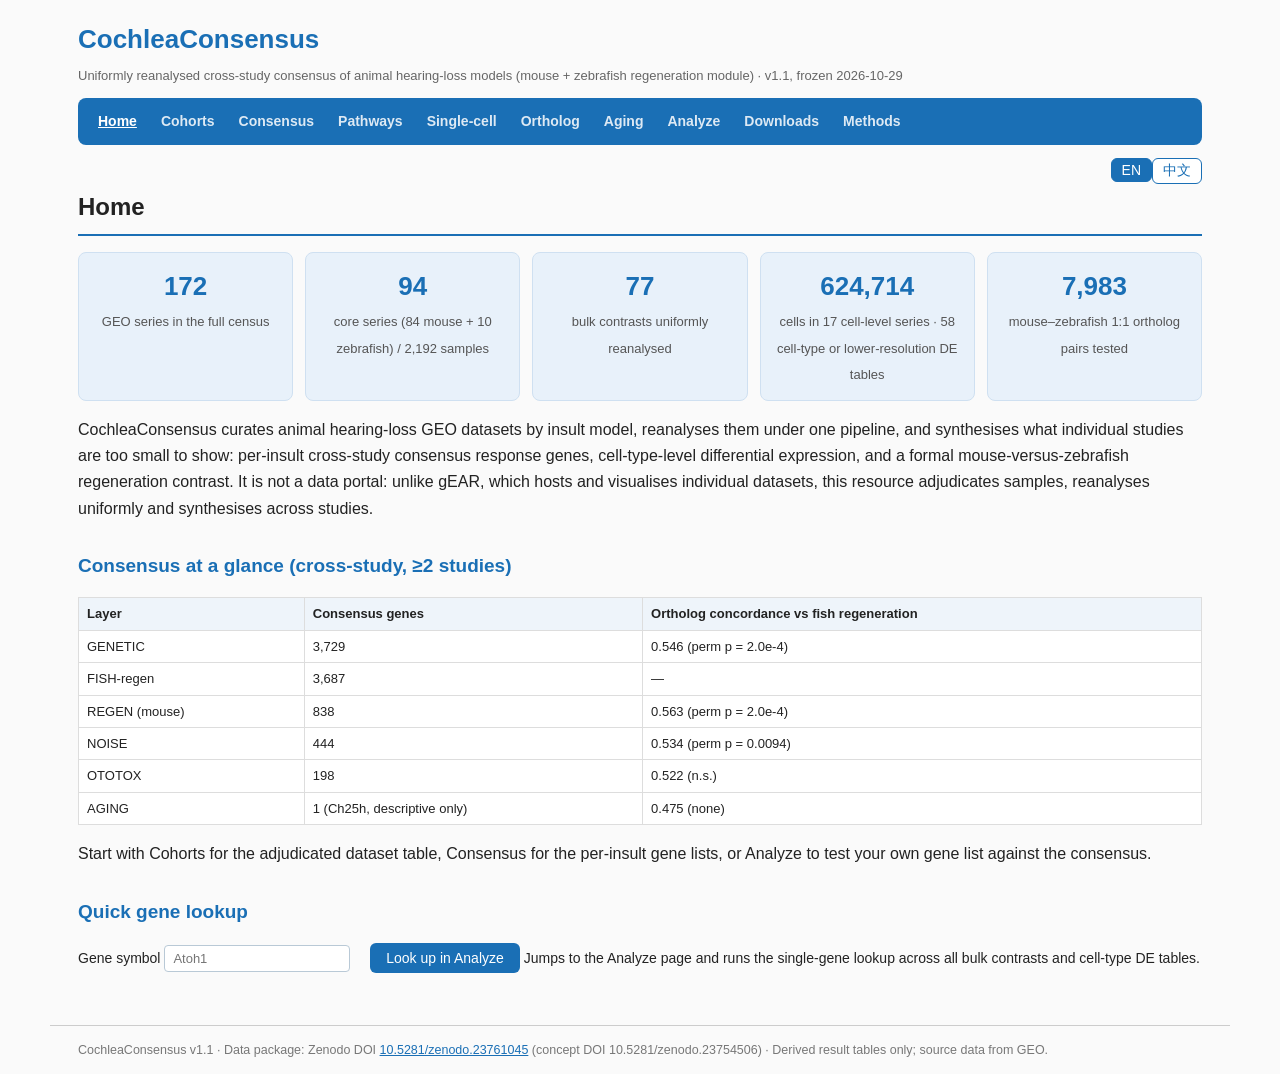
<file: index.html>
<!DOCTYPE html>
<html lang="en"><head><meta charset="utf-8">
<meta name="viewport" content="width=device-width, initial-scale=1">
<title>Home · CochleaConsensus</title>
<link rel="stylesheet" href="assets/style.css?v=20261029c"></head>
<body data-page="index.html">
<header><div class="brand">CochleaConsensus</div>
<div class="tag" data-en="Uniformly reanalysed cross-study consensus of animal hearing-loss models (mouse + zebrafish regeneration module) · v1.1, frozen 2026-10-29"
data-zh="动物听力损失模型（小鼠 + 斑马鱼再生模块）统一重分析跨研究共识资源 · v1.1，冻结于 2026-10-29"></div>
<nav><a href="index.html" class="on">Home</a><a href="cohorts.html" class="">Cohorts</a><a href="consensus.html" class="">Consensus</a><a href="pathways.html" class="">Pathways</a><a href="singlecell.html" class="">Single-cell</a><a href="ortholog.html" class="">Ortholog</a><a href="aging.html" class="">Aging</a><a href="analyze.html" class="">Analyze</a><a href="downloads.html" class="">Downloads</a><a href="methods.html" class="">Methods</a></nav>
<div class="lang"><button id="btn-en" class="on">EN</button><button id="btn-zh">中文</button></div>
</header><main>
<h1 data-en="Home" data-zh="首页"></h1>

<div class="cards">
<div class="card"><b>172</b><span data-en="GEO series in the full census" data-zh="全集普查 GEO 系列"></span></div>
<div class="card"><b>94</b><span data-en="core series (84 mouse + 10 zebrafish) / 2,192 samples" data-zh="核心系列（鼠 84 + 鱼 10）/ 2,192 样本"></span></div>
<div class="card"><b>77</b><span data-en="bulk contrasts uniformly reanalysed" data-zh="bulk 对比统一重分析成功"></span></div>
<div class="card"><b>624,714</b><span data-en="cells in 17 cell-level series · 58 cell-type or lower-resolution DE tables" data-zh="17 个细胞级系列的细胞数 · 58 张细胞类型或更低分辨率 DE 表"></span></div>
<div class="card"><b>7,983</b><span data-en="mouse–zebrafish 1:1 ortholog pairs tested" data-zh="鼠↔鱼 1:1 同源对正式检验"></span></div>
</div>
<p data-en="CochleaConsensus curates animal hearing-loss GEO datasets by insult model, reanalyses them under one pipeline, and synthesises what individual studies are too small to show: per-insult cross-study consensus response genes, cell-type-level differential expression, and a formal mouse-versus-zebrafish regeneration contrast. It is not a data portal: unlike gEAR, which hosts and visualises individual datasets, this resource adjudicates samples, reanalyses uniformly and synthesises across studies."
data-zh="CochleaConsensus 按损伤模型策展动物听力损失 GEO 数据集、用同一管线统一重分析，并合成单个研究样本量太小看不见的东西：逐损伤层的跨研究共识响应基因、细胞型水平差异表达、以及鼠↔斑马鱼再生的正式对比。它不是数据门户：gEAR 管托管与单集可视化，本资源管样本裁定、统一重分析与跨研究合成。"></p>
<h2 data-en="Consensus at a glance (cross-study, ≥2 studies)" data-zh="共识一览（跨研究口径，≥2 个研究）"></h2>
<table class="t"><thead><tr><th data-en="Layer" data-zh="层"></th><th data-en="Consensus genes" data-zh="共识基因"></th><th data-en="Ortholog concordance vs fish regeneration" data-zh="与鱼再生的同源同向率"></th></tr></thead>
<tbody>
<tr><td>GENETIC</td><td>3,729</td><td>0.546 (perm p = 2.0e-4)</td></tr>
<tr><td>FISH-regen</td><td>3,687</td><td>—</td></tr>
<tr><td>REGEN (mouse)</td><td>838</td><td>0.563 (perm p = 2.0e-4)</td></tr>
<tr><td>NOISE</td><td>444</td><td>0.534 (perm p = 0.0094)</td></tr>
<tr><td>OTOTOX</td><td>198</td><td>0.522 (n.s.)</td></tr>
<tr><td>AGING</td><td>1 (Ch25h, descriptive only)</td><td>0.475 (none)</td></tr>
</tbody></table>
<p data-en="Start with Cohorts for the adjudicated dataset table, Consensus for the per-insult gene lists, or Analyze to test your own gene list against the consensus."
data-zh="从 Cohorts 看裁定后的数据集表，从 Consensus 看逐层共识名单，或用 Analyze 把你自己的基因列表与共识对照。"></p>
<h2 data-en="Quick gene lookup" data-zh="快速基因查询"></h2>
<form id="home-gene-form" class="filters">
<label><span data-en="Gene symbol" data-zh="基因符号"></span>
<input id="home-gene" type="text" placeholder="Atoh1"></label>
<button type="submit" data-en="Look up in Analyze" data-zh="去 Analyze 查询"></button>
<span data-en="Jumps to the Analyze page and runs the single-gene lookup across all bulk contrasts and cell-type DE tables."
data-zh="跳转到 Analyze 页并自动运行该基因在全部 bulk 对比与细胞型 DE 表中的单基因查询。"></span>
</form>

</main>
<footer><span data-en="CochleaConsensus v1.1 · Data package: Zenodo DOI" data-zh="CochleaConsensus v1.1 · 数据包：Zenodo DOI"></span>
<a href="https://doi.org/10.5281/zenodo.23761045">10.5281/zenodo.23761045</a> (concept DOI 10.5281/zenodo.23754506) ·
<span data-en="Derived result tables only; source data from GEO." data-zh="仅分发派生结果表；原始数据来自 GEO。"></span></footer>
<script src="assets/app.js?v=20261029c"></script></body></html>
</file>
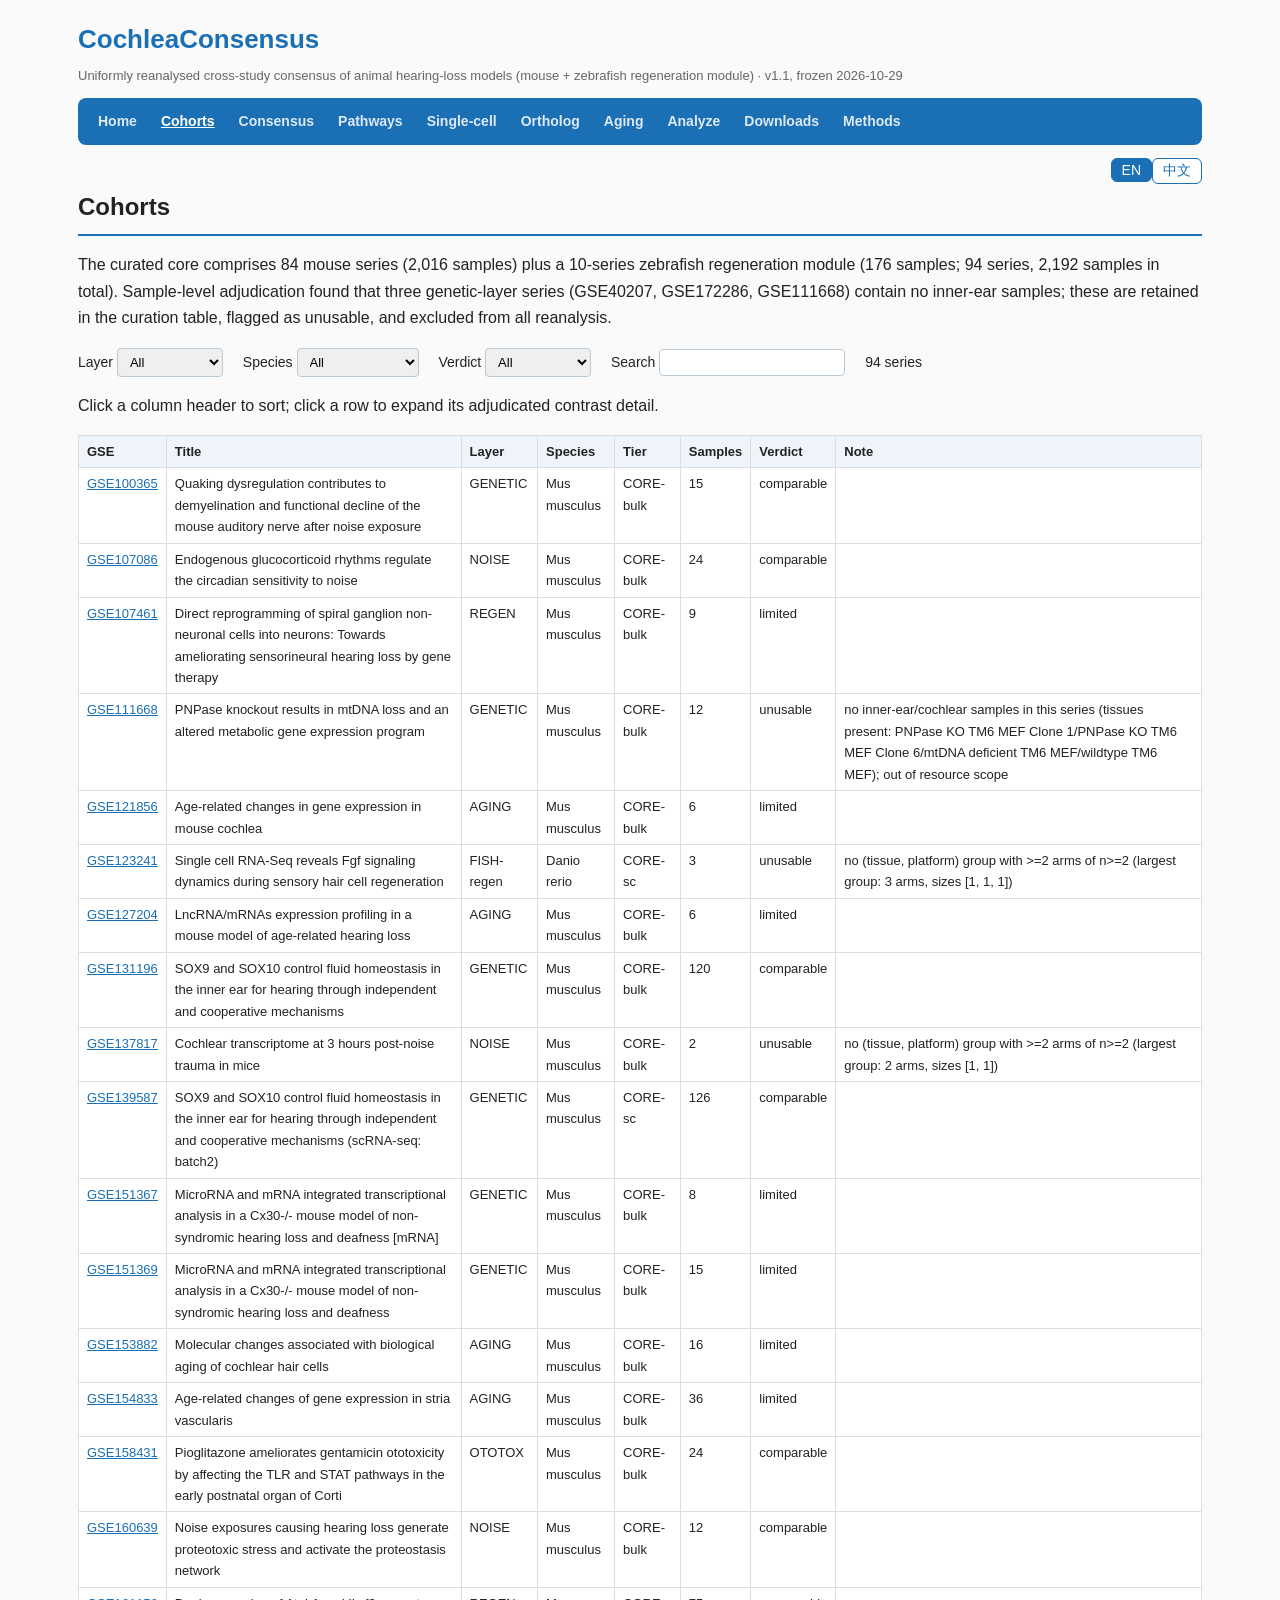
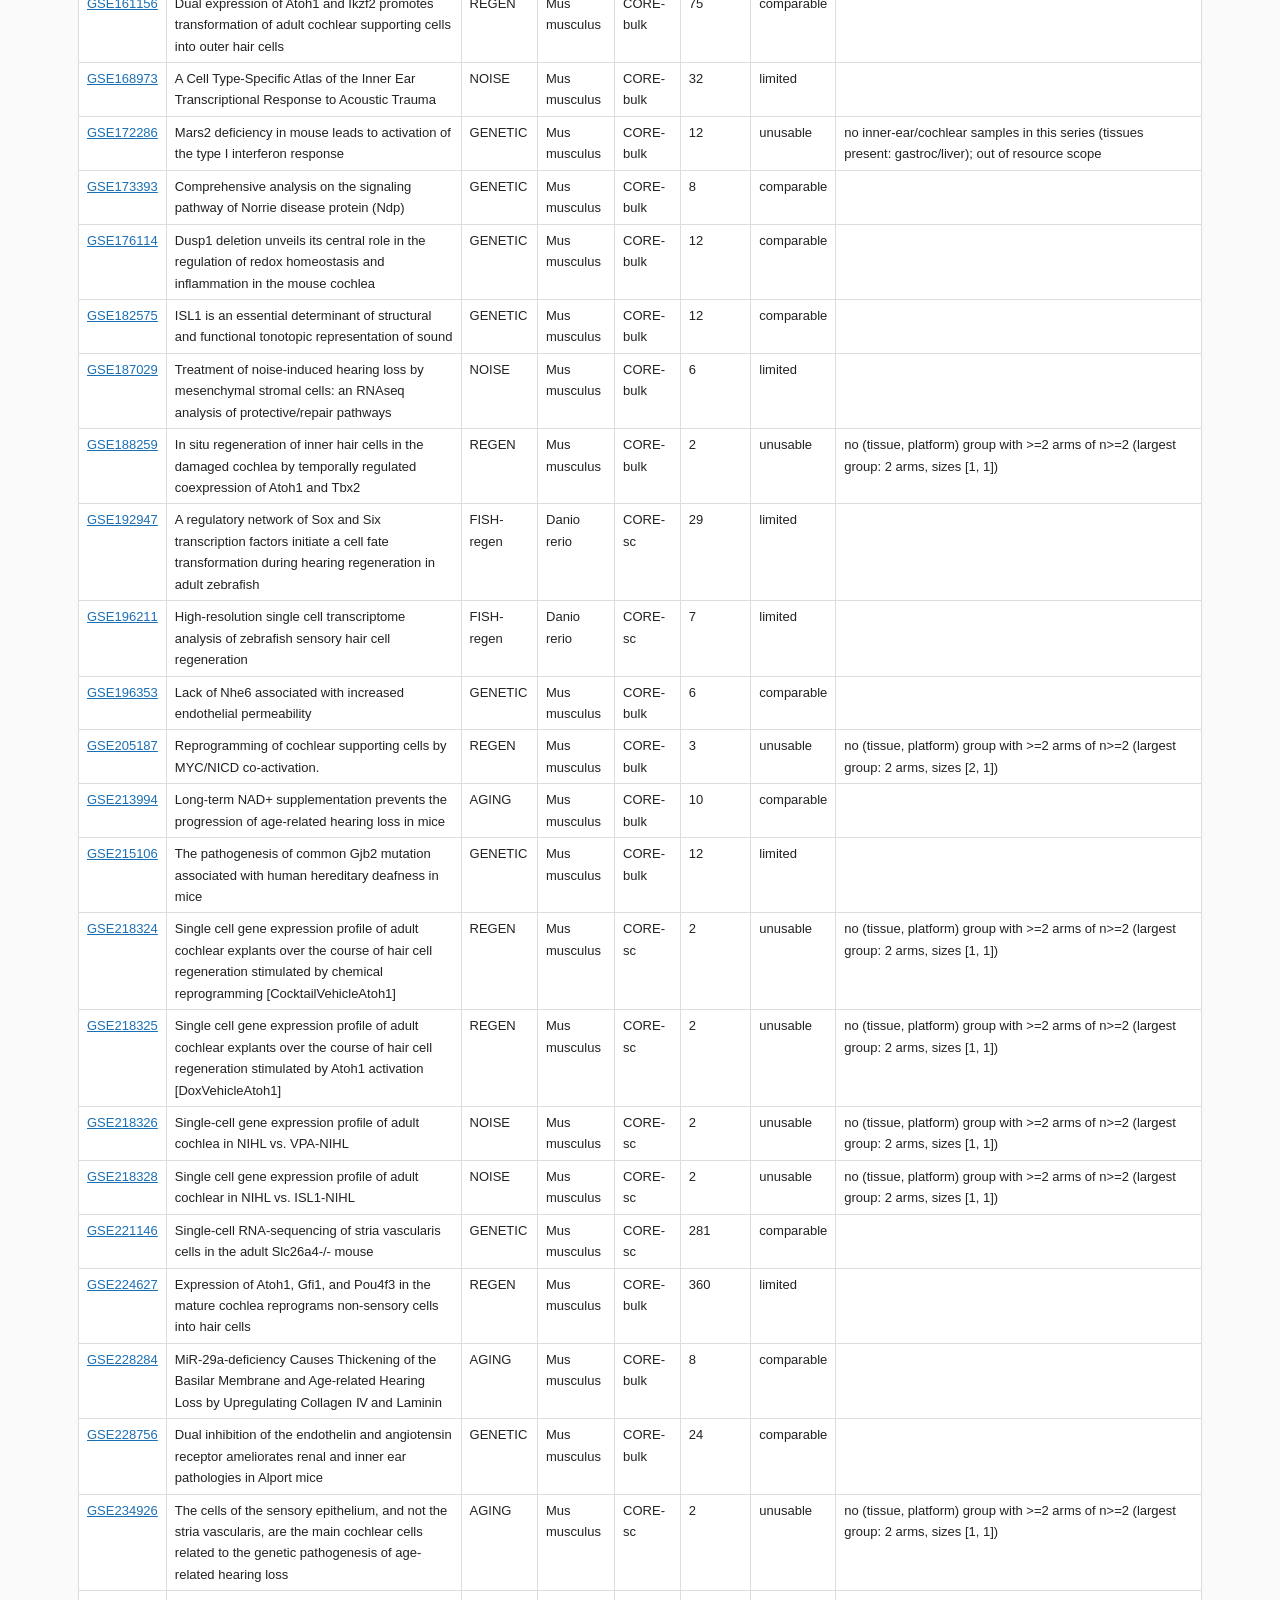
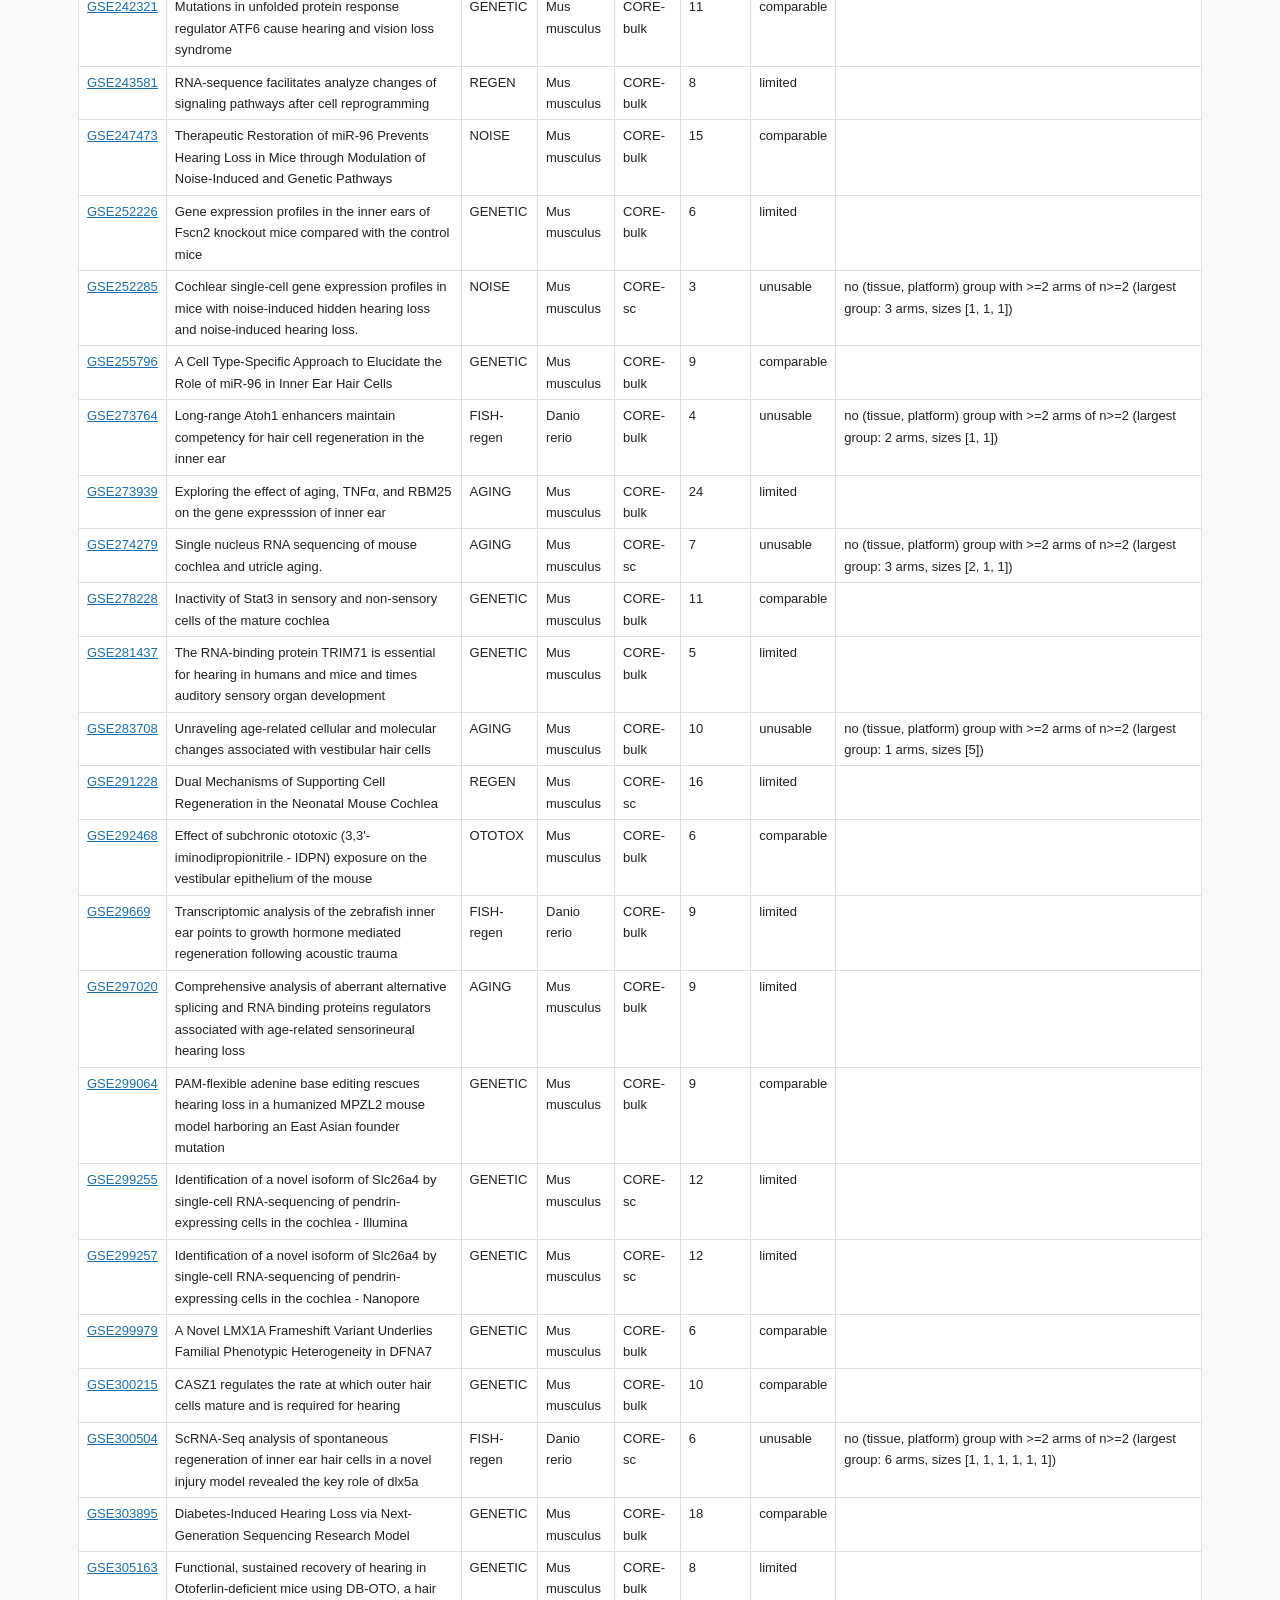
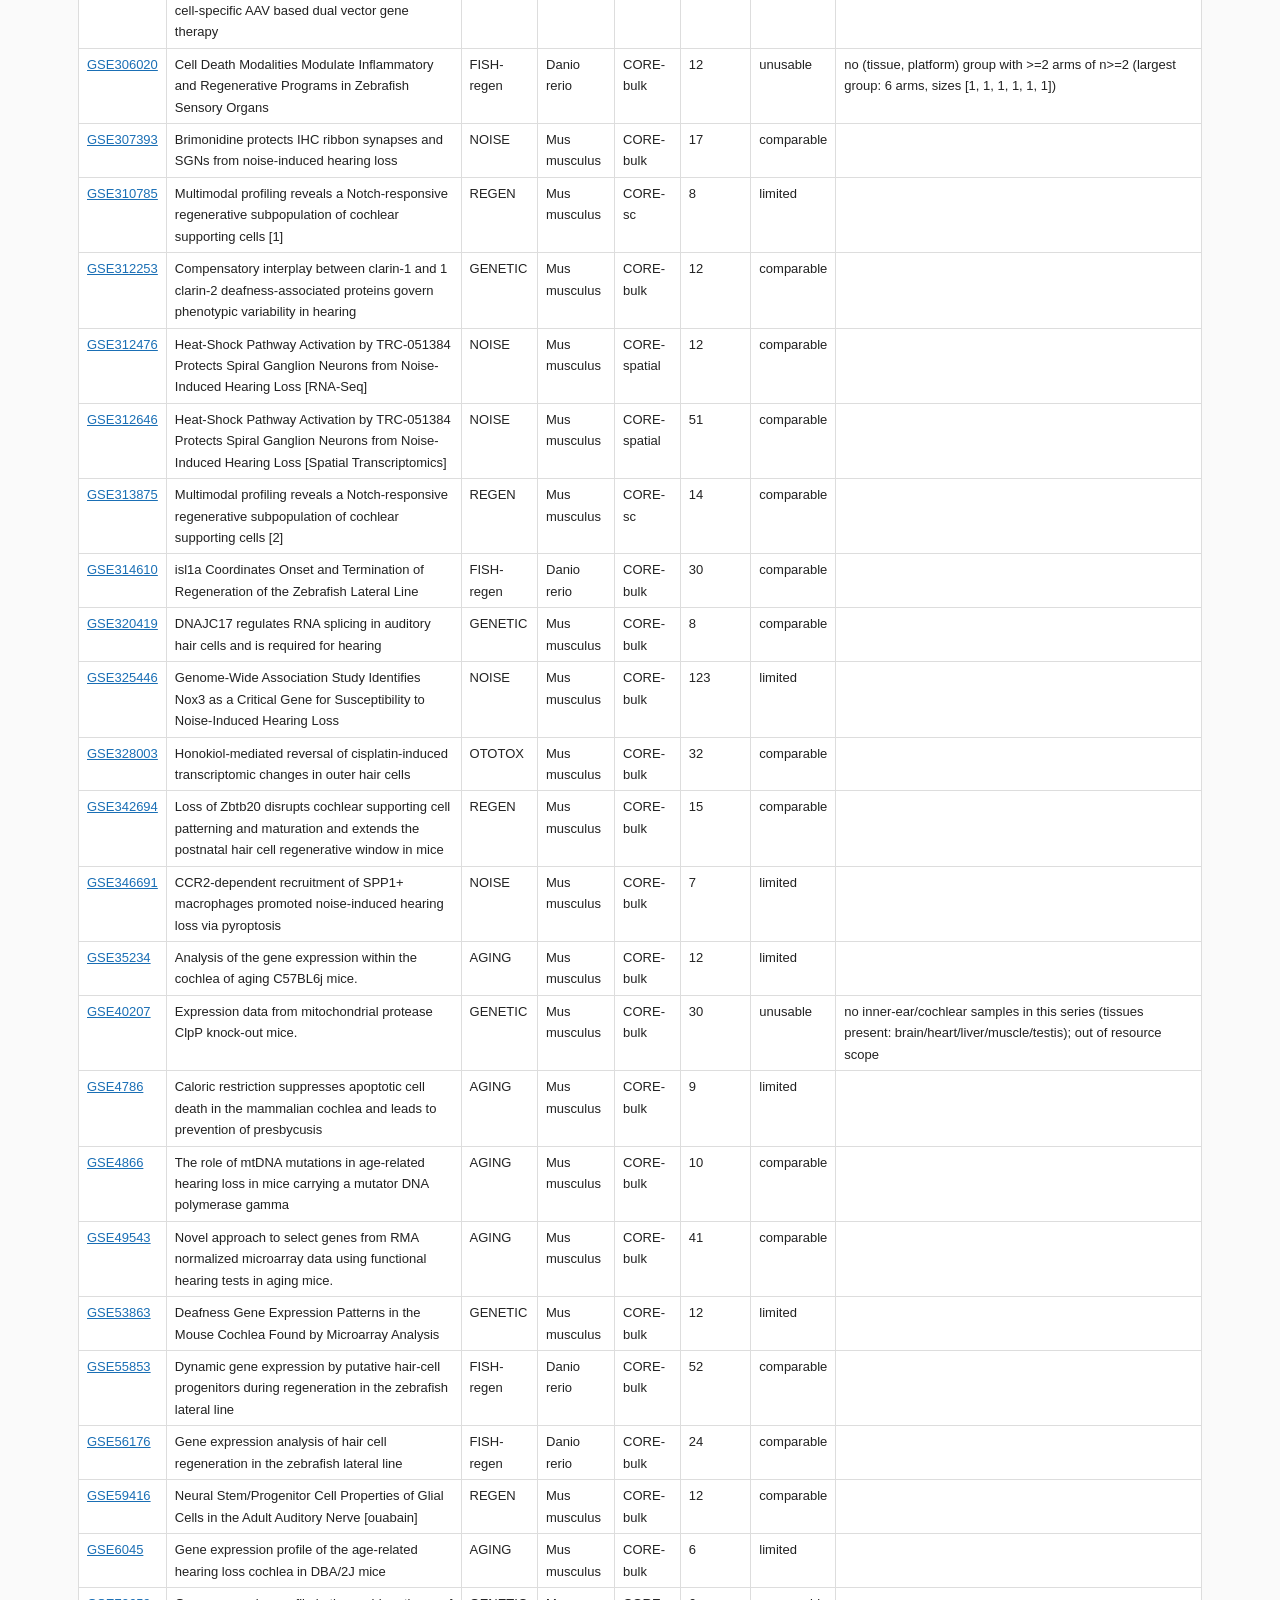
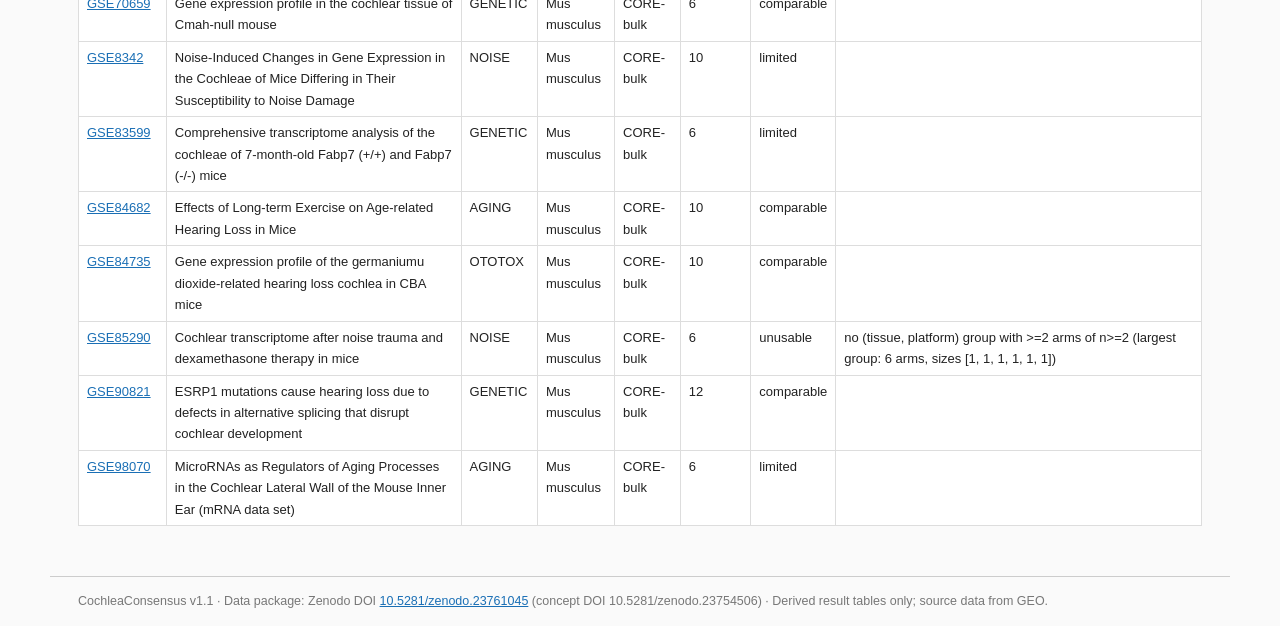
<file: cohorts.html>
<!DOCTYPE html>
<html lang="en"><head><meta charset="utf-8">
<meta name="viewport" content="width=device-width, initial-scale=1">
<title>Cohorts · CochleaConsensus</title>
<link rel="stylesheet" href="assets/style.css?v=20261029c"></head>
<body data-page="cohorts.html">
<header><div class="brand">CochleaConsensus</div>
<div class="tag" data-en="Uniformly reanalysed cross-study consensus of animal hearing-loss models (mouse + zebrafish regeneration module) · v1.1, frozen 2026-10-29"
data-zh="动物听力损失模型（小鼠 + 斑马鱼再生模块）统一重分析跨研究共识资源 · v1.1，冻结于 2026-10-29"></div>
<nav><a href="index.html" class="">Home</a><a href="cohorts.html" class="on">Cohorts</a><a href="consensus.html" class="">Consensus</a><a href="pathways.html" class="">Pathways</a><a href="singlecell.html" class="">Single-cell</a><a href="ortholog.html" class="">Ortholog</a><a href="aging.html" class="">Aging</a><a href="analyze.html" class="">Analyze</a><a href="downloads.html" class="">Downloads</a><a href="methods.html" class="">Methods</a></nav>
<div class="lang"><button id="btn-en" class="on">EN</button><button id="btn-zh">中文</button></div>
</header><main>
<h1 data-en="Cohorts" data-zh="队列策展表"></h1>

<p data-en="The curated core comprises 84 mouse series (2,016 samples) plus a 10-series zebrafish regeneration module (176 samples; 94 series, 2,192 samples in total). Sample-level adjudication found that three genetic-layer series (GSE40207, GSE172286, GSE111668) contain no inner-ear samples; these are retained in the curation table, flagged as unusable, and excluded from all reanalysis."
data-zh="核心策展集为小鼠 84 个系列 / 2,016 个样本，另有斑马鱼再生模块 10 系列 / 176 样本，核心合计 94 系列 / 2,192 样本。样本级核验发现其中 3 个遗传层系列（GSE40207、GSE172286、GSE111668）实际不含内耳样本，已裁定不可用，保留在策展表中点名标注、不进入任何重分析。"></p>
<div class="filters">
<label>Layer <select id="f-layer"><option value="">All</option></select></label>
<label><span data-en="Species" data-zh="物种"></span> <select id="f-species"><option value="">All</option></select></label>
<label>Verdict <select id="f-verdict"><option value="">All</option></select></label>
<label><span data-en="Search" data-zh="搜索"></span> <input id="f-q" type="text"></label>
<span id="f-count"></span></div>
<p data-en="Click a column header to sort; click a row to expand its adjudicated contrast detail."
data-zh="点击表头排序；点击任意一行展开该系列的裁定对比明细。"></p>
<table class="t" id="cohort-table"></table>

</main>
<footer><span data-en="CochleaConsensus v1.1 · Data package: Zenodo DOI" data-zh="CochleaConsensus v1.1 · 数据包：Zenodo DOI"></span>
<a href="https://doi.org/10.5281/zenodo.23761045">10.5281/zenodo.23761045</a> (concept DOI 10.5281/zenodo.23754506) ·
<span data-en="Derived result tables only; source data from GEO." data-zh="仅分发派生结果表；原始数据来自 GEO。"></span></footer>
<script src="assets/app.js?v=20261029c"></script></body></html>
</file>
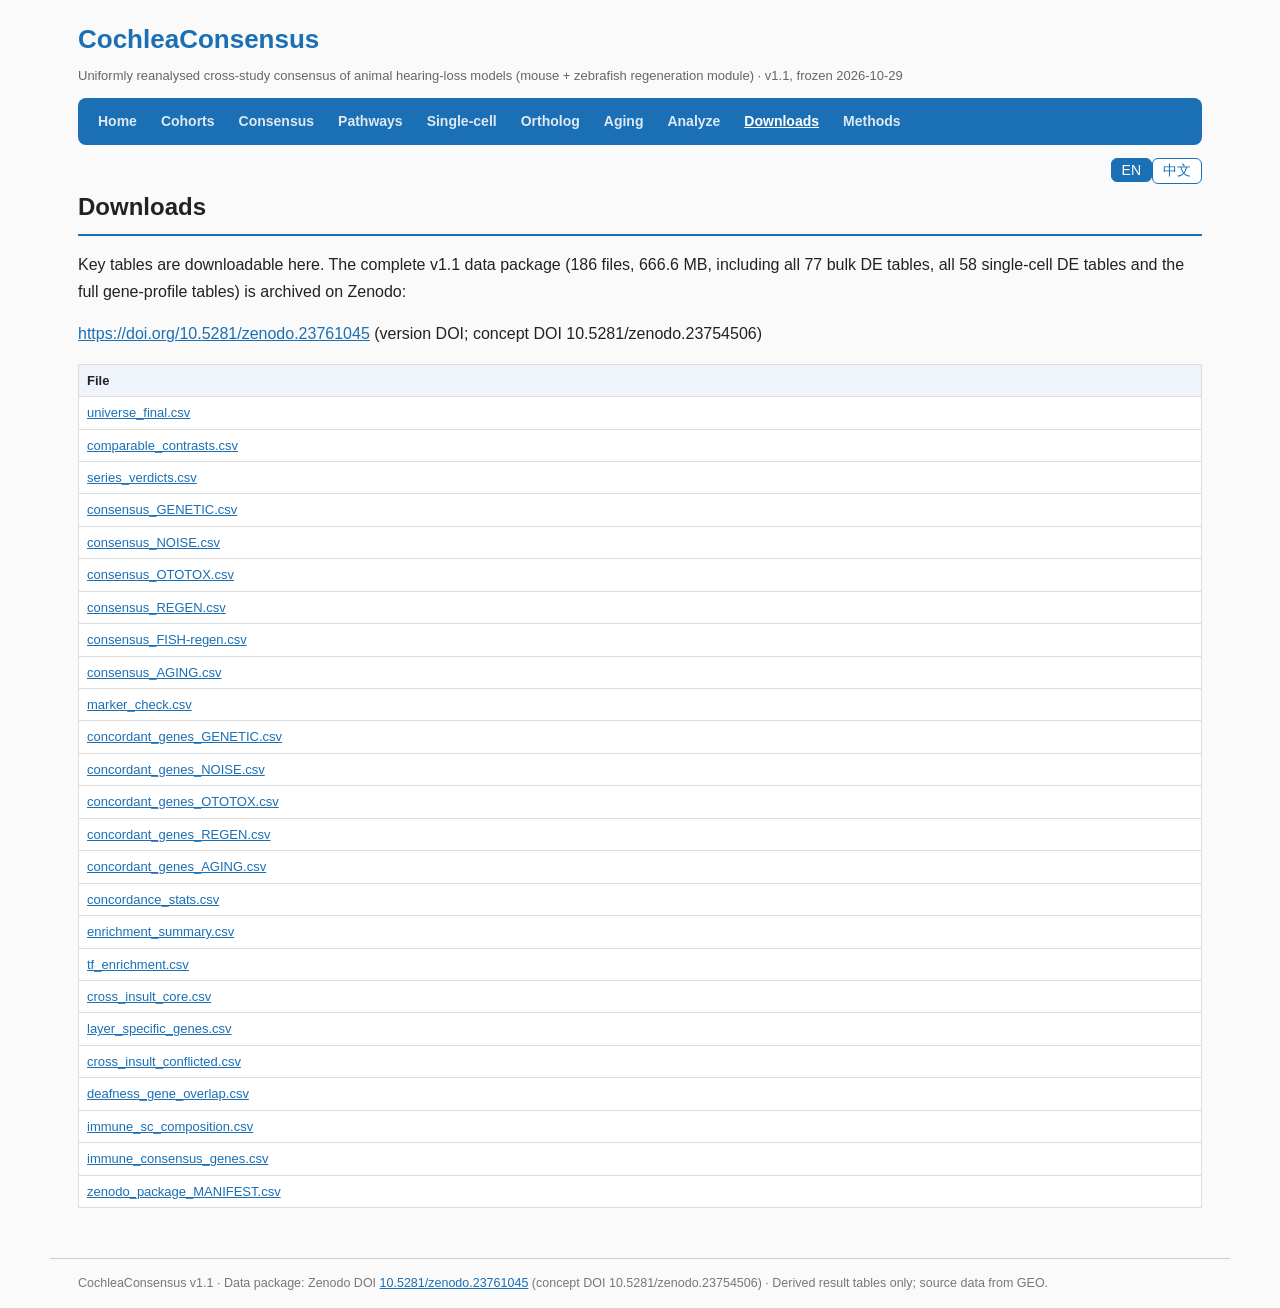
<file: downloads.html>
<!DOCTYPE html>
<html lang="en"><head><meta charset="utf-8">
<meta name="viewport" content="width=device-width, initial-scale=1">
<title>Downloads · CochleaConsensus</title>
<link rel="stylesheet" href="assets/style.css?v=20261029c"></head>
<body data-page="downloads.html">
<header><div class="brand">CochleaConsensus</div>
<div class="tag" data-en="Uniformly reanalysed cross-study consensus of animal hearing-loss models (mouse + zebrafish regeneration module) · v1.1, frozen 2026-10-29"
data-zh="动物听力损失模型（小鼠 + 斑马鱼再生模块）统一重分析跨研究共识资源 · v1.1，冻结于 2026-10-29"></div>
<nav><a href="index.html" class="">Home</a><a href="cohorts.html" class="">Cohorts</a><a href="consensus.html" class="">Consensus</a><a href="pathways.html" class="">Pathways</a><a href="singlecell.html" class="">Single-cell</a><a href="ortholog.html" class="">Ortholog</a><a href="aging.html" class="">Aging</a><a href="analyze.html" class="">Analyze</a><a href="downloads.html" class="on">Downloads</a><a href="methods.html" class="">Methods</a></nav>
<div class="lang"><button id="btn-en" class="on">EN</button><button id="btn-zh">中文</button></div>
</header><main>
<h1 data-en="Downloads" data-zh="下载"></h1>

<p data-en="Key tables are downloadable here. The complete v1.1 data package (186 files, 666.6 MB, including all 77 bulk DE tables, all 58 single-cell DE tables and the full gene-profile tables) is archived on Zenodo:"
data-zh="关键表可在此下载。完整 v1.1 数据包（186 个文件、666.6 MB，含全部 77 张 bulk DE 表、58 张单细胞 DE 表与完整单基因档案表）存档于 Zenodo："></p>
<p><a href="https://doi.org/10.5281/zenodo.23761045">https://doi.org/10.5281/zenodo.23761045</a> (version DOI; concept DOI 10.5281/zenodo.23754506)</p>
<table class="t" id="dl-table"></table>

</main>
<footer><span data-en="CochleaConsensus v1.1 · Data package: Zenodo DOI" data-zh="CochleaConsensus v1.1 · 数据包：Zenodo DOI"></span>
<a href="https://doi.org/10.5281/zenodo.23761045">10.5281/zenodo.23761045</a> (concept DOI 10.5281/zenodo.23754506) ·
<span data-en="Derived result tables only; source data from GEO." data-zh="仅分发派生结果表；原始数据来自 GEO。"></span></footer>
<script src="assets/app.js?v=20261029c"></script></body></html>
</file>
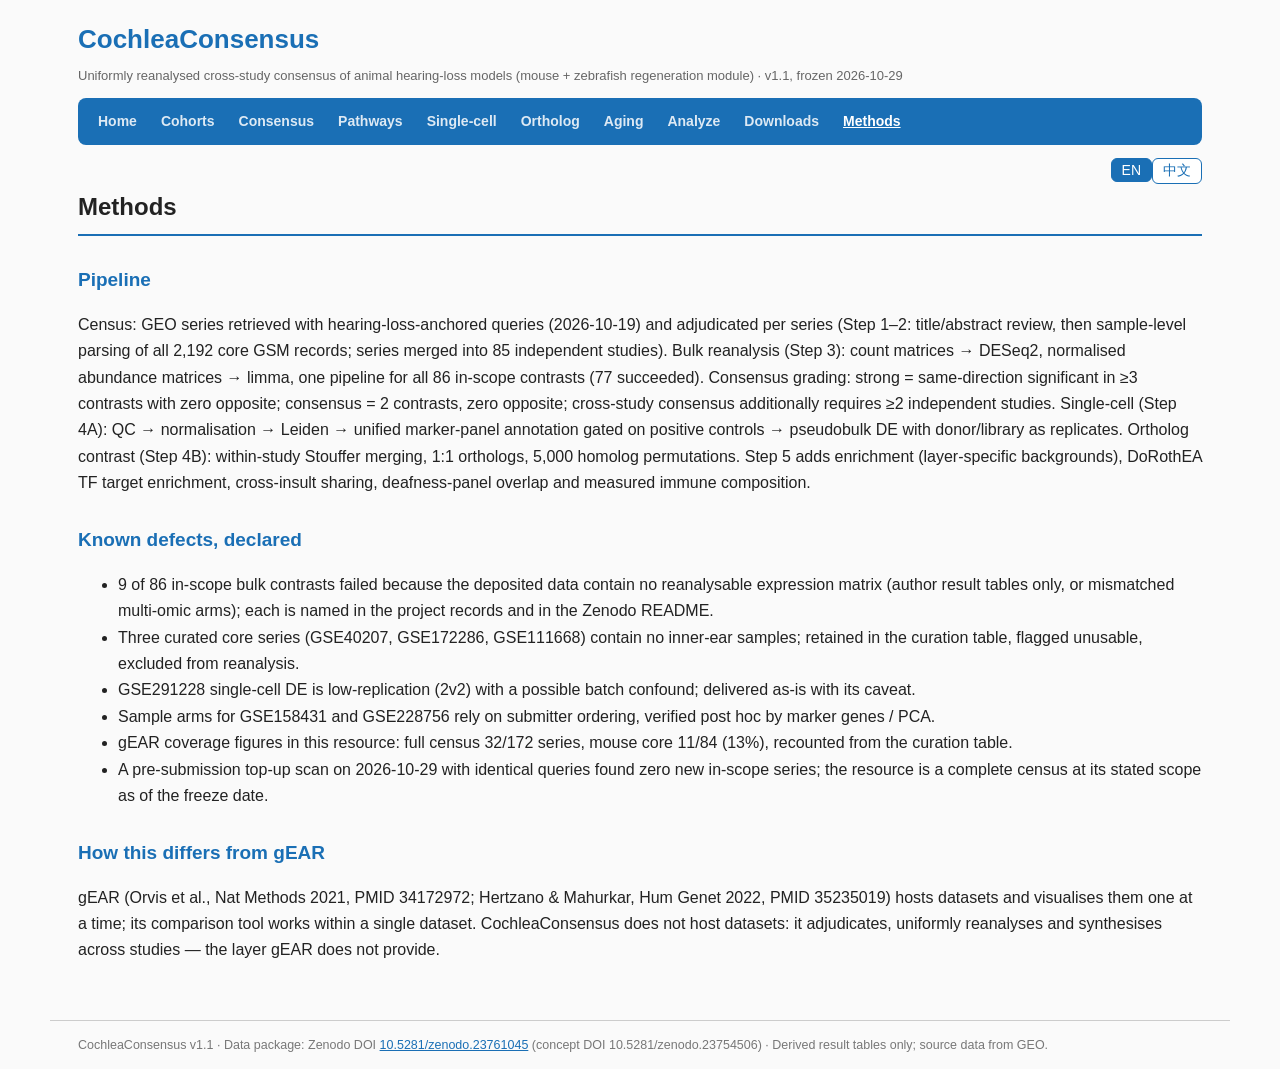
<file: methods.html>
<!DOCTYPE html>
<html lang="en"><head><meta charset="utf-8">
<meta name="viewport" content="width=device-width, initial-scale=1">
<title>Methods · CochleaConsensus</title>
<link rel="stylesheet" href="assets/style.css?v=20261029c"></head>
<body data-page="methods.html">
<header><div class="brand">CochleaConsensus</div>
<div class="tag" data-en="Uniformly reanalysed cross-study consensus of animal hearing-loss models (mouse + zebrafish regeneration module) · v1.1, frozen 2026-10-29"
data-zh="动物听力损失模型（小鼠 + 斑马鱼再生模块）统一重分析跨研究共识资源 · v1.1，冻结于 2026-10-29"></div>
<nav><a href="index.html" class="">Home</a><a href="cohorts.html" class="">Cohorts</a><a href="consensus.html" class="">Consensus</a><a href="pathways.html" class="">Pathways</a><a href="singlecell.html" class="">Single-cell</a><a href="ortholog.html" class="">Ortholog</a><a href="aging.html" class="">Aging</a><a href="analyze.html" class="">Analyze</a><a href="downloads.html" class="">Downloads</a><a href="methods.html" class="on">Methods</a></nav>
<div class="lang"><button id="btn-en" class="on">EN</button><button id="btn-zh">中文</button></div>
</header><main>
<h1 data-en="Methods" data-zh="方法与缺陷备案"></h1>

<h2 data-en="Pipeline" data-zh="管线"></h2>
<p data-en="Census: GEO series retrieved with hearing-loss-anchored queries (2026-10-19) and adjudicated per series (Step 1–2: title/abstract review, then sample-level parsing of all 2,192 core GSM records; series merged into 85 independent studies). Bulk reanalysis (Step 3): count matrices → DESeq2, normalised abundance matrices → limma, one pipeline for all 86 in-scope contrasts (77 succeeded). Consensus grading: strong = same-direction significant in ≥3 contrasts with zero opposite; consensus = 2 contrasts, zero opposite; cross-study consensus additionally requires ≥2 independent studies. Single-cell (Step 4A): QC → normalisation → Leiden → unified marker-panel annotation gated on positive controls → pseudobulk DE with donor/library as replicates. Ortholog contrast (Step 4B): within-study Stouffer merging, 1:1 orthologs, 5,000 homolog permutations. Step 5 adds enrichment (layer-specific backgrounds), DoRothEA TF target enrichment, cross-insult sharing, deafness-panel overlap and measured immune composition."
data-zh="普查：以听力损失锚定检索式取 GEO 系列（2026-10-19）并逐系列裁定（Step 1–2：标题/摘要复核后对全部 2,192 个核心 GSM 做样本级解析；系列合并为 85 个独立研究）。Bulk 重分析（Step 3）：计数矩阵走 DESeq2、归一化丰度矩阵走 limma，86 个在范对比同一管线（77 成功）。共识分级：strong = ≥3 对比同向显著且零反向；consensus = 2 对比同向零反向；跨研究口径另要求 ≥2 个独立研究。单细胞（Step 4A）：QC→归一化→Leiden→统一标志面板注释（正控门控）→以供体/文库为重复的 pseudobulk DE。同源对比（Step 4B）：研究内 Stouffer 合并、1:1 同源、5,000 次置换。Step 5 追加富集（层特异背景）、DoRothEA TF 靶基因富集、跨层共享、耳聋面板对照与免疫实测组成。"></p>
<h2 data-en="Known defects, declared" data-zh="缺陷备案（如实）"></h2>
<ul>
<li data-en="9 of 86 in-scope bulk contrasts failed because the deposited data contain no reanalysable expression matrix (author result tables only, or mismatched multi-omic arms); each is named in the project records and in the Zenodo README." data-zh="86 个在范 bulk 对比中 9 个失败，原因是沉积数据不含可重分析的表达矩阵（只有作者结果表，或多组学臂错配）；逐个点名于项目记录与 Zenodo README。"></li>
<li data-en="Three curated core series (GSE40207, GSE172286, GSE111668) contain no inner-ear samples; retained in the curation table, flagged unusable, excluded from reanalysis." data-zh="3 个核心策展系列（GSE40207、GSE172286、GSE111668）不含内耳样本；保留在策展表、标注不可用、不进重分析。"></li>
<li data-en="GSE291228 single-cell DE is low-replication (2v2) with a possible batch confound; delivered as-is with its caveat." data-zh="GSE291228 单细胞 DE 为低重复（2v2）且可能批次混杂；带警示按原样交付。"></li>
<li data-en="Sample arms for GSE158431 and GSE228756 rely on submitter ordering, verified post hoc by marker genes / PCA." data-zh="GSE158431 与 GSE228756 的样本臂依赖提交者排序，已以标志基因/PCA 事后复核。"></li>
<li data-en="gEAR coverage figures in this resource: full census 32/172 series, mouse core 11/84 (13%), recounted from the curation table." data-zh="本资源的 gEAR 覆盖数字：全集 32/172、鼠核心 11/84（13%），由策展表重数。"></li>
<li data-en="A pre-submission top-up scan on 2026-10-29 with identical queries found zero new in-scope series; the resource is a complete census at its stated scope as of the freeze date." data-zh="2026-10-29 以相同检索式做投稿前补扫，零新增在范系列；本资源在其声明口径下为冻结日期的完整普查。"></li>
</ul>
<h2 data-en="How this differs from gEAR" data-zh="与 gEAR 的区别"></h2>
<p data-en="gEAR (Orvis et al., Nat Methods 2021, PMID 34172972; Hertzano &amp; Mahurkar, Hum Genet 2022, PMID 35235019) hosts datasets and visualises them one at a time; its comparison tool works within a single dataset. CochleaConsensus does not host datasets: it adjudicates, uniformly reanalyses and synthesises across studies — the layer gEAR does not provide."
data-zh="gEAR（Orvis et al., Nat Methods 2021，PMID 34172972；Hertzano &amp; Mahurkar, Hum Genet 2022，PMID 35235019）托管数据集并逐个可视化，其比较工具只在单个数据集内工作。CochleaConsensus 不托管数据：它做裁定、统一重分析与跨研究合成——这是 gEAR 没有的一层。"></p>

</main>
<footer><span data-en="CochleaConsensus v1.1 · Data package: Zenodo DOI" data-zh="CochleaConsensus v1.1 · 数据包：Zenodo DOI"></span>
<a href="https://doi.org/10.5281/zenodo.23761045">10.5281/zenodo.23761045</a> (concept DOI 10.5281/zenodo.23754506) ·
<span data-en="Derived result tables only; source data from GEO." data-zh="仅分发派生结果表；原始数据来自 GEO。"></span></footer>
<script src="assets/app.js?v=20261029c"></script></body></html>
</file>
<file: assets/style.css>
:root{--ink:#222;--acc:#1a6fb5;--acc2:#145a94;--line:#ddd;--bg:#eef4fa}
*{box-sizing:border-box}body{margin:0;font-family:-apple-system,"Segoe UI",Roboto,"Helvetica Neue",Arial,"PingFang SC","Microsoft YaHei",sans-serif;color:var(--ink);background:#fafafa;line-height:1.65}
header{padding:18px 28px 6px;max-width:1180px;margin:0 auto}
.brand{font-size:26px;font-weight:800;color:var(--acc)}
.tag{color:#666;font-size:13px;margin:4px 0 12px}
nav{background:var(--acc);padding:10px 18px;border-radius:8px;margin-bottom:6px}
nav a{margin-right:20px;color:#fff;text-decoration:none;font-size:14px;font-weight:bold;opacity:.85;padding:3px 2px}
nav a:hover{text-decoration:underline;opacity:1}
nav a.on{opacity:1;text-decoration:underline}
.lang{float:right;margin-top:6px}.lang button{border:1px solid var(--acc);background:#fff;color:var(--acc);padding:3px 10px;cursor:pointer;border-radius:6px}
.lang button.on{background:var(--acc);color:#fff}
main{padding:14px 28px 40px;max-width:1180px;margin:0 auto}
h1{font-size:24px;border-bottom:2px solid var(--acc);padding-bottom:8px}
h2{font-size:19px;margin-top:28px;color:var(--acc)}
.cards{display:flex;flex-wrap:wrap;gap:12px;margin:16px 0}
.card{background:#e8f1fa;border:1px solid #cfe0f1;border-radius:8px;padding:12px 16px;min-width:170px;flex:1;text-align:center}
.card b{display:block;font-size:26px;color:var(--acc)}
.card span{font-size:13px;color:#555}
table.t{border-collapse:collapse;width:100%;font-size:13px;margin:10px 0;background:#fff}
table.t th,table.t td{border:1px solid var(--line);padding:5px 8px;text-align:left;vertical-align:top}
table.t th{background:var(--bg)}
table.t tr:hover{background:#f6fbff}
.filters{margin:12px 0;font-size:14px}.filters label{margin-right:16px}
.filters input,.filters select,textarea,input[type=text]{border:1px solid #b9c9d6;padding:5px 8px;font-size:13px;border-radius:4px}
textarea{width:46%;margin-right:3%;vertical-align:top}
button{background:var(--acc);color:#fff;border:0;padding:7px 16px;cursor:pointer;font-size:14px;border-radius:6px}
button:hover{background:var(--acc2)}
.warn{background:#fff8e6;border-left:4px solid #e0a800;padding:10px 14px;font-size:14px}
.figcap{font-size:13px;color:#666;margin:6px 0 14px}
.chip{display:inline-block;background:#e8f1fa;color:var(--acc);border-radius:10px;padding:1px 8px;font-size:12px;margin-right:2px}
.chip.hl{background:var(--acc);color:#fff;font-weight:bold}
tr.detailrow td{background:#f6fbff;font-size:12.5px}
.compblock{margin:10px 0}
.compblock h3{margin:8px 0 2px;font-size:15px;color:var(--acc)}
.complegend{margin:6px 0 14px;font-size:12.5px}
.legitem{display:inline-block;margin:2px 10px 2px 0}
.swatch{display:inline-block;width:11px;height:11px;border-radius:2px;margin-right:5px;vertical-align:-1px}
footer{border-top:1px solid #ccc;padding:14px 28px;font-size:12.5px;color:#777;max-width:1180px;margin:0 auto}
a{color:var(--acc)}
</file>
